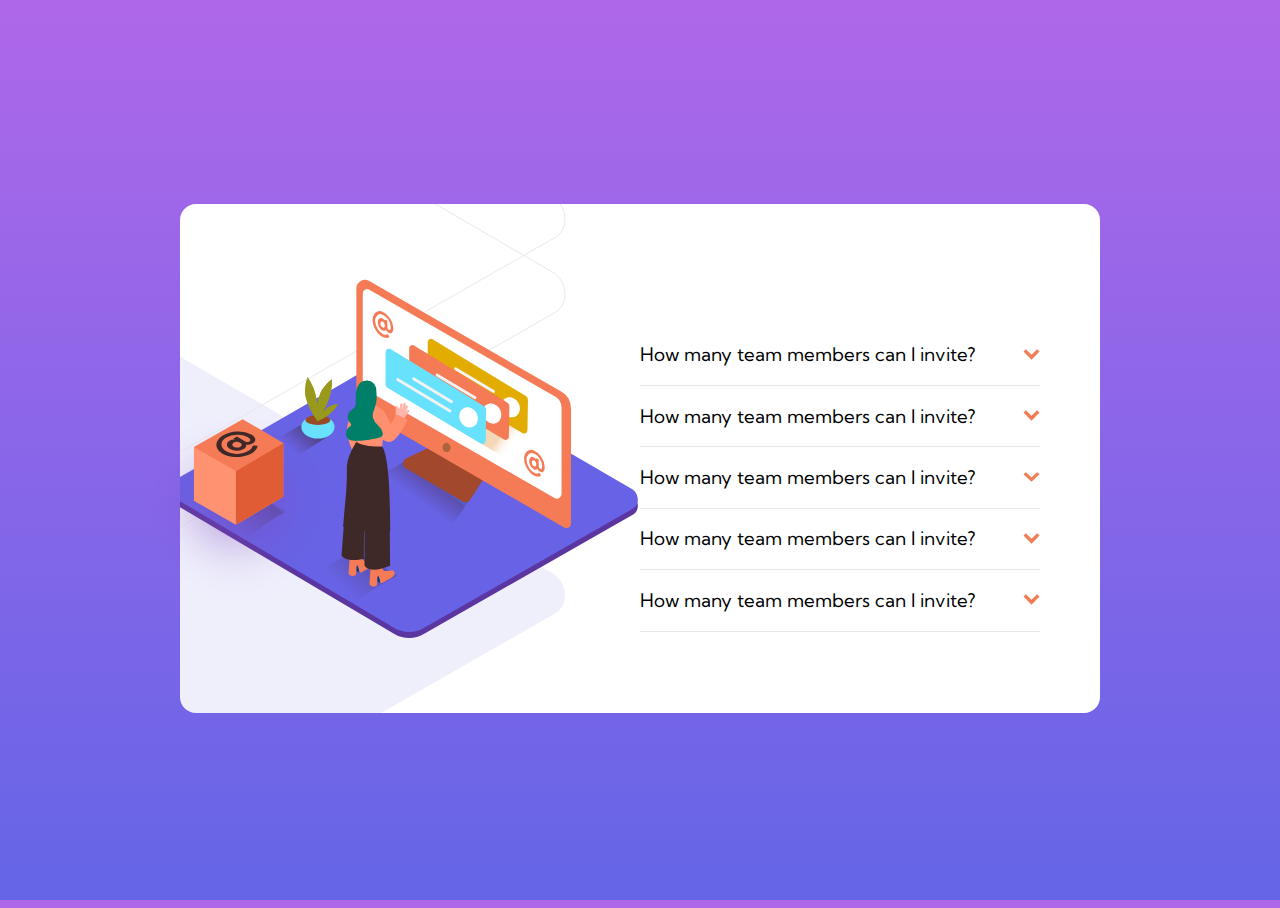
<file: index.html>
<!DOCTYPE html>
<html lang="en">

<head>
    <meta charset="UTF-8">
    <meta name="viewport" content="width=device-width, initial-scale=1.0">
    <!-- displays site properly based on user's device -->

    <link rel="icon" type="image/png" sizes="32x32" href="./images/favicon-32x32.png">
    <link rel="stylesheet" href="style.css">
    <title>Frontend Mentor | FAQ Accordion Card</title>
</head>

<body>
    <div class="wrapper">

        <div class="image_wrapper">
            <div class="image_wrapper_inner"></div>
            <img class="box" src="images/illustration-box-desktop.svg">
        </div>

        <div class="accordion_wrapper">
            <div class=" accordion_question_answer ">
                <div class="accordion_q ">
                    <h3 class="question ">How many team members can I invite?</h3>
                    <img src="images/icon-arrow-down.svg " width="17px "></div>
                <div class="answer ">You can invite up to 2 additional users on the Free plan. There is no limit on team members for the Premium plan.</div>
            </div>

            <div class=" accordion_question_answer ">
                <div class="accordion_q ">
                    <h3 class="question ">How many team members can I invite?</h3>
                    <img src="images/icon-arrow-down.svg " width="17px "></div>
                <div class="answer ">You can invite up to 2 additional users on the Free plan. There is no limit on team members for the Premium plan.</div>
            </div>


            <div class=" accordion_question_answer ">
                <div class="accordion_q ">
                    <h3 class="question ">How many team members can I invite?</h3>
                    <img src="images/icon-arrow-down.svg " width="17px "></div>
                <div class="answer ">You can invite up to 2 additional users on the Free plan. There is no limit on team members for the Premium plan.</div>
            </div>

            <div class=" accordion_question_answer ">
                <div class="accordion_q">
                    <h3 class="question ">How many team members can I invite?</h3>
                    <img src="images/icon-arrow-down.svg " width="17px "></div>
                <div class="answer ">You can invite up to 2 additional users on the Free plan. There is no limit on team members for the Premium plan.</div>
            </div>

            <div class=" accordion_question_answer ">
                <div class="accordion_q ">
                    <h3 class="question ">How many team members can I invite?</h3>
                    <img src="images/icon-arrow-down.svg " width="17px "></div>
                <div class="answer ">You can invite up to 2 additional users on the Free plan. There is no limit on team members for the Premium plan.</div>
            </div>
        </div>
    </div>

    <script type="text/javascript " src="app.js"></script>
</body>

</html>
</file>
<file: style.css>
@import url('https://fonts.googleapis.com/css2?family=Kumbh+Sans:wght@300;400&display=swap');
@import url('https://fonts.googleapis.com/css2?family=Kumbh+Sans:wght@700&display=swap');
html {
    height: 100%;
    /*gradientのrepeat防ぐため*/
}

body {
    font-family: 'Kumbh Sans', sans-serif;
    background: linear-gradient(to bottom, hsl(273, 75%, 66%), hsl(240, 73%, 65%));
    display: grid;
    place-items: center;
    min-height: 100vh;
}

.wrapper {
    background: white;
    border-radius: 1em;
    width: 920px;
    height: 509px;
    display: grid;
    grid-template-columns: 1fr 1fr;
    background-image: url(./images/bg-pattern-desktop.svg);
    background-repeat: no-repeat;
    background-position: 1260% 65%;
}

.image_wrapper {
    position: relative;
}

.image_wrapper_inner {
    background-image: url(./images/illustration-woman-online-desktop.svg);
    background-repeat: no-repeat;
    height: 100%;
    background-position: 120% center;
}

.box {
    left: -8%;
    position: absolute;
    top: 42%;
}

.accordion_wrapper {
    justify-content: center;
    margin-top: 40px;
    display: flex;
    flex-direction: column;
}

.accordion_question_answer {
    border-bottom: 1px solid #e8e8ea;
    width: 400px;
}

.accordion_question_answer>.answer {
    display: none;
}

.accordion_q {
    display: flex;
    justify-content: space-between;
}

.accordion_q img {
    align-self: center;
}

.question {
    font-weight: 400;
    cursor: pointer;
}

.answer {
    display: none;
    font-weight: 100;
}

.active>.answer {
    display: block;
    padding-bottom: 1.3rem;
    color: black;
}

.active img {
    transform: rotate(180deg);
}

.active h3 {
    font-weight: 700;
}
</file>
